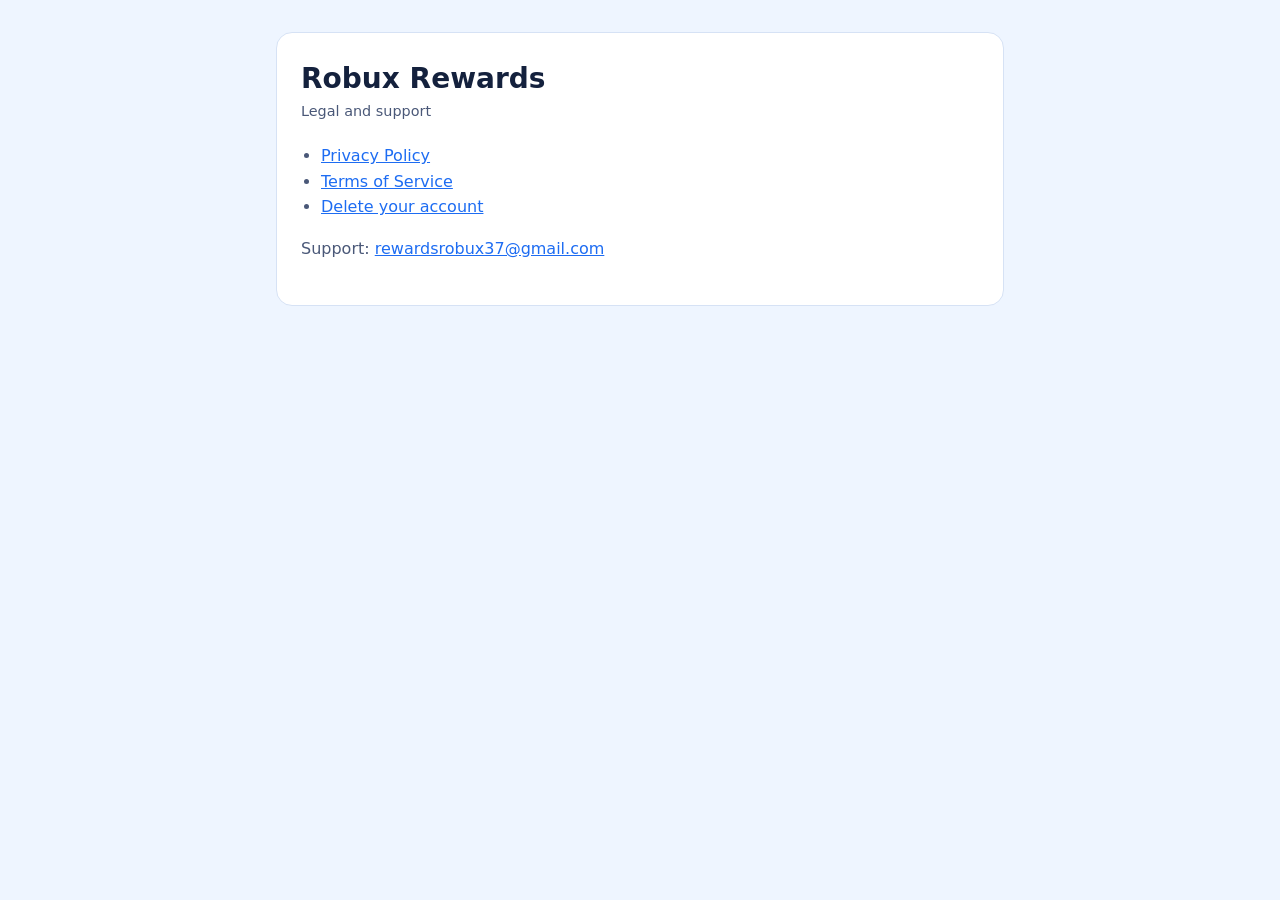
<file: index.html>
<!doctype html>
<html lang="en">
<head>
<meta charset="utf-8">
<meta name="viewport" content="width=device-width, initial-scale=1">
<title>Robux Rewards Legal</title>
<link rel="stylesheet" href="legal.css">
</head>
<body>
<main><article>
<h1>Robux Rewards</h1>
<p class="meta">Legal and support</p>
<ul>
  <li><a href="privacy.html">Privacy Policy</a></li>
  <li><a href="terms.html">Terms of Service</a></li>
  <li><a href="delete-account.html">Delete your account</a></li>
</ul>
<p>Support: <a href="mailto:rewardsrobux37@gmail.com">rewardsrobux37@gmail.com</a></p>
</article></main>
</body>
</html>
</file>
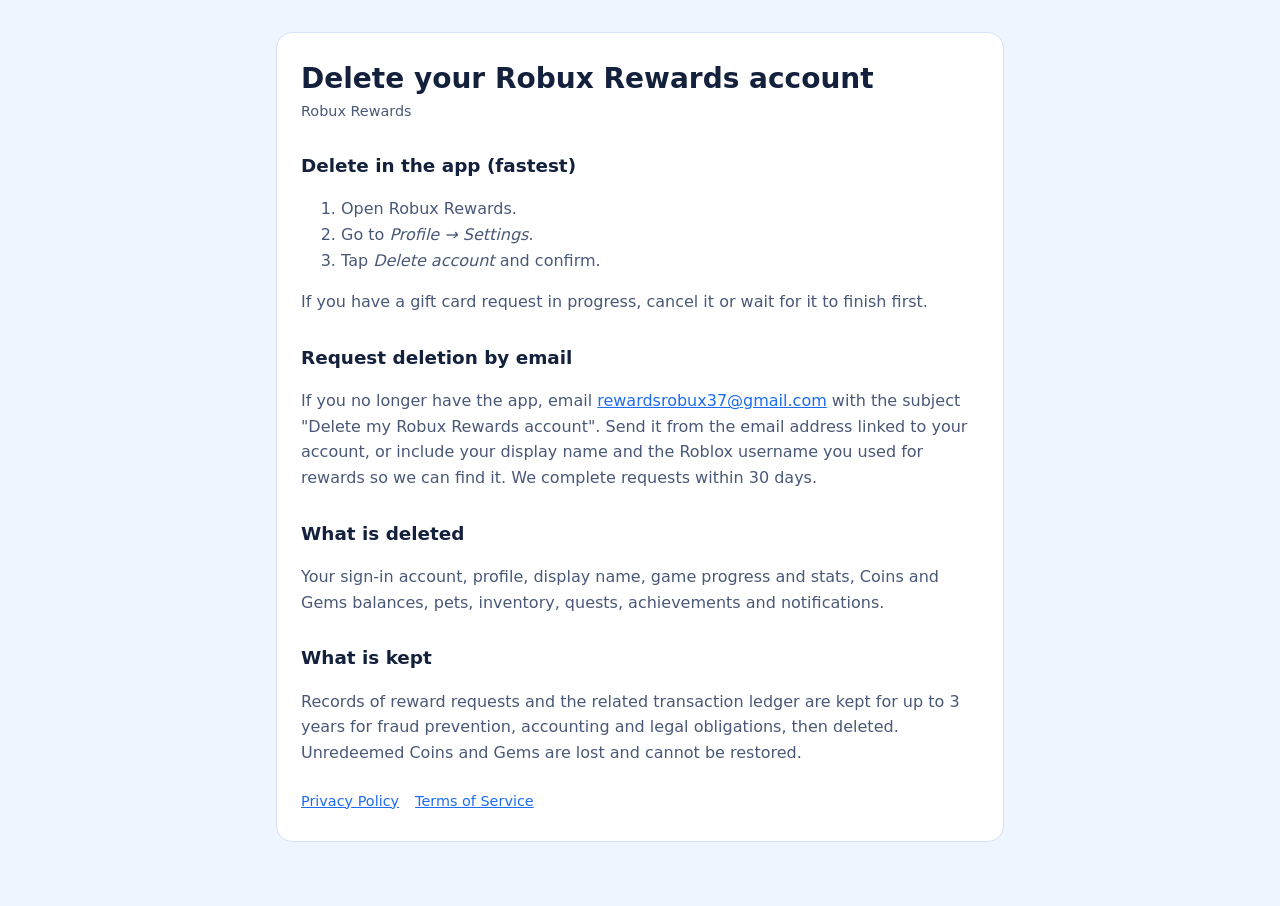
<file: delete-account.html>
<!doctype html>
<html lang="en">
<head>
<meta charset="utf-8">
<meta name="viewport" content="width=device-width, initial-scale=1">
<title>Delete Your Account · Robux Rewards</title>
<link rel="stylesheet" href="legal.css">
</head>
<body>
<main><article>
<h1>Delete your Robux Rewards account</h1>
<p class="meta">Robux Rewards</p>

<h2>Delete in the app (fastest)</h2>
<ol>
  <li>Open Robux Rewards.</li>
  <li>Go to <em>Profile → Settings</em>.</li>
  <li>Tap <em>Delete account</em> and confirm.</li>
</ol>
<p>If you have a gift card request in progress, cancel it or wait for it to finish first.</p>

<h2>Request deletion by email</h2>
<p>If you no longer have the app, email <a href="mailto:rewardsrobux37@gmail.com?subject=Delete%20my%20Robux%20Rewards%20account">rewardsrobux37@gmail.com</a> with the subject "Delete my Robux Rewards account". Send it from the email address linked to your account, or include your display name and the Roblox username you used for rewards so we can find it. We complete requests within 30 days.</p>

<h2>What is deleted</h2>
<p>Your sign-in account, profile, display name, game progress and stats, Coins and Gems balances, pets, inventory, quests, achievements and notifications.</p>

<h2>What is kept</h2>
<p>Records of reward requests and the related transaction ledger are kept for up to 3 years for fraud prevention, accounting and legal obligations, then deleted. Unredeemed Coins and Gems are lost and cannot be restored.</p>

<nav><a href="privacy.html">Privacy Policy</a><a href="terms.html">Terms of Service</a></nav>
</article></main>
</body>
</html>
</file>
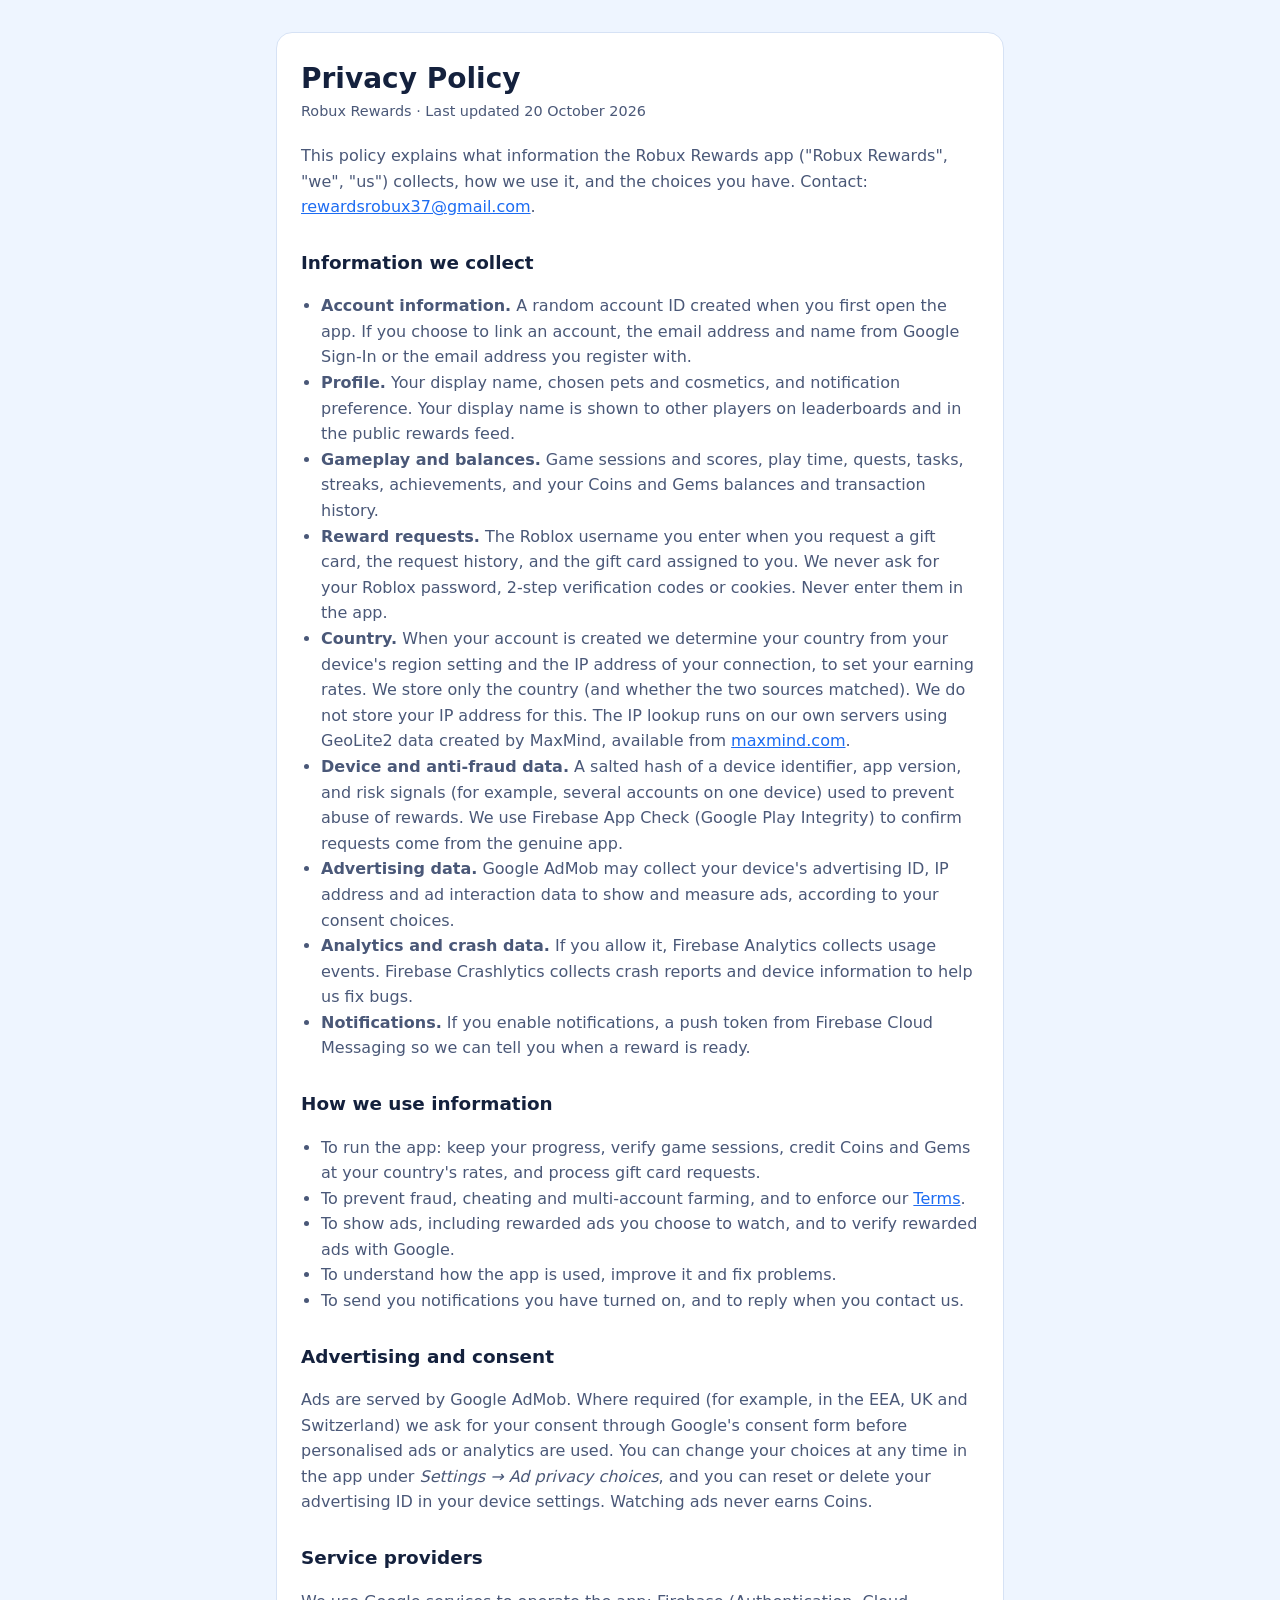
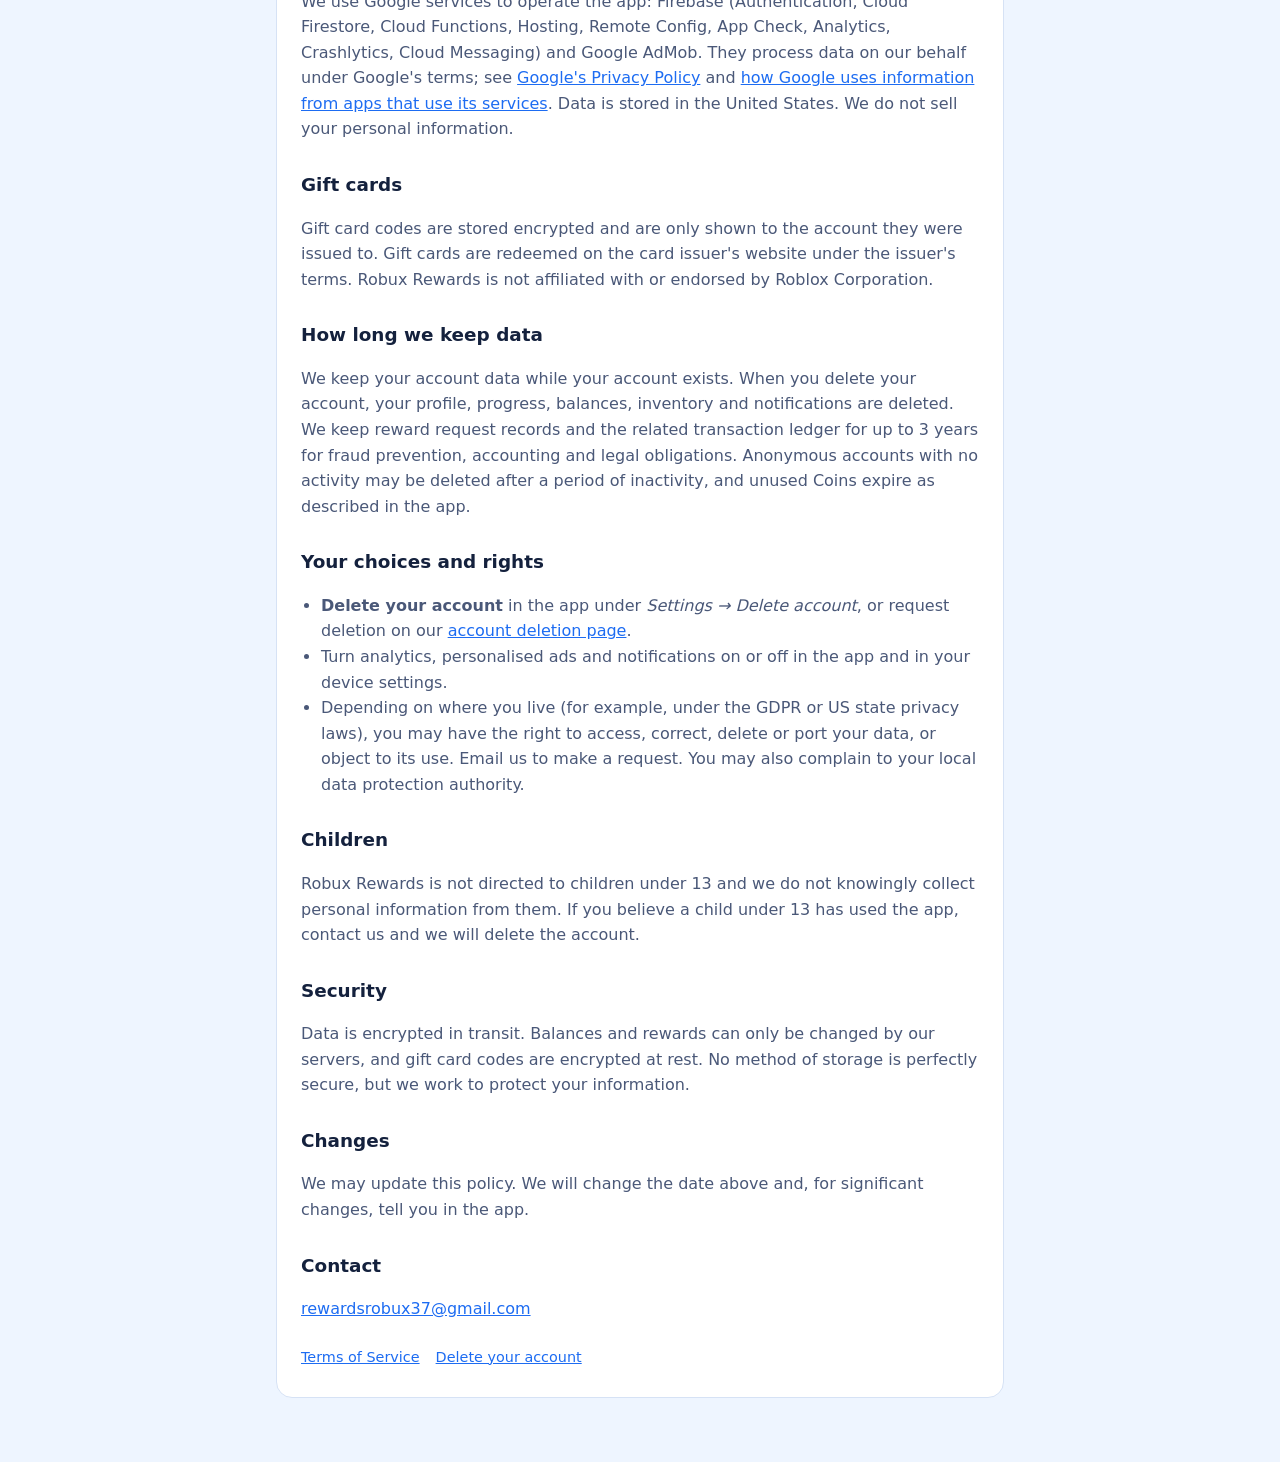
<file: privacy.html>
<!doctype html>
<html lang="en">
<head>
<meta charset="utf-8">
<meta name="viewport" content="width=device-width, initial-scale=1">
<title>Privacy Policy · Robux Rewards</title>
<link rel="stylesheet" href="legal.css">
</head>
<body>
<main><article>
<h1>Privacy Policy</h1>
<p class="meta">Robux Rewards · Last updated 20 October 2026</p>

<p>This policy explains what information the Robux Rewards app ("Robux Rewards", "we", "us") collects, how we use it, and the choices you have. Contact: <a href="mailto:rewardsrobux37@gmail.com">rewardsrobux37@gmail.com</a>.</p>

<h2>Information we collect</h2>
<ul>
  <li><strong>Account information.</strong> A random account ID created when you first open the app. If you choose to link an account, the email address and name from Google Sign-In or the email address you register with.</li>
  <li><strong>Profile.</strong> Your display name, chosen pets and cosmetics, and notification preference. Your display name is shown to other players on leaderboards and in the public rewards feed.</li>
  <li><strong>Gameplay and balances.</strong> Game sessions and scores, play time, quests, tasks, streaks, achievements, and your Coins and Gems balances and transaction history.</li>
  <li><strong>Reward requests.</strong> The Roblox username you enter when you request a gift card, the request history, and the gift card assigned to you. We never ask for your Roblox password, 2-step verification codes or cookies. Never enter them in the app.</li>
  <li><strong>Country.</strong> When your account is created we determine your country from your device's region setting and the IP address of your connection, to set your earning rates. We store only the country (and whether the two sources matched). We do not store your IP address for this. The IP lookup runs on our own servers using GeoLite2 data created by MaxMind, available from <a href="https://www.maxmind.com" rel="noopener">maxmind.com</a>.</li>
  <li><strong>Device and anti-fraud data.</strong> A salted hash of a device identifier, app version, and risk signals (for example, several accounts on one device) used to prevent abuse of rewards. We use Firebase App Check (Google Play Integrity) to confirm requests come from the genuine app.</li>
  <li><strong>Advertising data.</strong> Google AdMob may collect your device's advertising ID, IP address and ad interaction data to show and measure ads, according to your consent choices.</li>
  <li><strong>Analytics and crash data.</strong> If you allow it, Firebase Analytics collects usage events. Firebase Crashlytics collects crash reports and device information to help us fix bugs.</li>
  <li><strong>Notifications.</strong> If you enable notifications, a push token from Firebase Cloud Messaging so we can tell you when a reward is ready.</li>
</ul>

<h2>How we use information</h2>
<ul>
  <li>To run the app: keep your progress, verify game sessions, credit Coins and Gems at your country's rates, and process gift card requests.</li>
  <li>To prevent fraud, cheating and multi-account farming, and to enforce our <a href="terms.html">Terms</a>.</li>
  <li>To show ads, including rewarded ads you choose to watch, and to verify rewarded ads with Google.</li>
  <li>To understand how the app is used, improve it and fix problems.</li>
  <li>To send you notifications you have turned on, and to reply when you contact us.</li>
</ul>

<h2>Advertising and consent</h2>
<p>Ads are served by Google AdMob. Where required (for example, in the EEA, UK and Switzerland) we ask for your consent through Google's consent form before personalised ads or analytics are used. You can change your choices at any time in the app under <em>Settings → Ad privacy choices</em>, and you can reset or delete your advertising ID in your device settings. Watching ads never earns Coins.</p>

<h2>Service providers</h2>
<p>We use Google services to operate the app: Firebase (Authentication, Cloud Firestore, Cloud Functions, Hosting, Remote Config, App Check, Analytics, Crashlytics, Cloud Messaging) and Google AdMob. They process data on our behalf under Google's terms; see <a href="https://policies.google.com/privacy" rel="noopener">Google's Privacy Policy</a> and <a href="https://policies.google.com/technologies/partner-sites" rel="noopener">how Google uses information from apps that use its services</a>. Data is stored in the United States. We do not sell your personal information.</p>

<h2>Gift cards</h2>
<p>Gift card codes are stored encrypted and are only shown to the account they were issued to. Gift cards are redeemed on the card issuer's website under the issuer's terms. Robux Rewards is not affiliated with or endorsed by Roblox Corporation.</p>

<h2>How long we keep data</h2>
<p>We keep your account data while your account exists. When you delete your account, your profile, progress, balances, inventory and notifications are deleted. We keep reward request records and the related transaction ledger for up to 3 years for fraud prevention, accounting and legal obligations. Anonymous accounts with no activity may be deleted after a period of inactivity, and unused Coins expire as described in the app.</p>

<h2>Your choices and rights</h2>
<ul>
  <li><strong>Delete your account</strong> in the app under <em>Settings → Delete account</em>, or request deletion on our <a href="delete-account.html">account deletion page</a>.</li>
  <li>Turn analytics, personalised ads and notifications on or off in the app and in your device settings.</li>
  <li>Depending on where you live (for example, under the GDPR or US state privacy laws), you may have the right to access, correct, delete or port your data, or object to its use. Email us to make a request. You may also complain to your local data protection authority.</li>
</ul>

<h2>Children</h2>
<p>Robux Rewards is not directed to children under 13 and we do not knowingly collect personal information from them. If you believe a child under 13 has used the app, contact us and we will delete the account.</p>

<h2>Security</h2>
<p>Data is encrypted in transit. Balances and rewards can only be changed by our servers, and gift card codes are encrypted at rest. No method of storage is perfectly secure, but we work to protect your information.</p>

<h2>Changes</h2>
<p>We may update this policy. We will change the date above and, for significant changes, tell you in the app.</p>

<h2>Contact</h2>
<p><a href="mailto:rewardsrobux37@gmail.com">rewardsrobux37@gmail.com</a></p>

<nav><a href="terms.html">Terms of Service</a><a href="delete-account.html">Delete your account</a></nav>
</article></main>
</body>
</html>
</file>
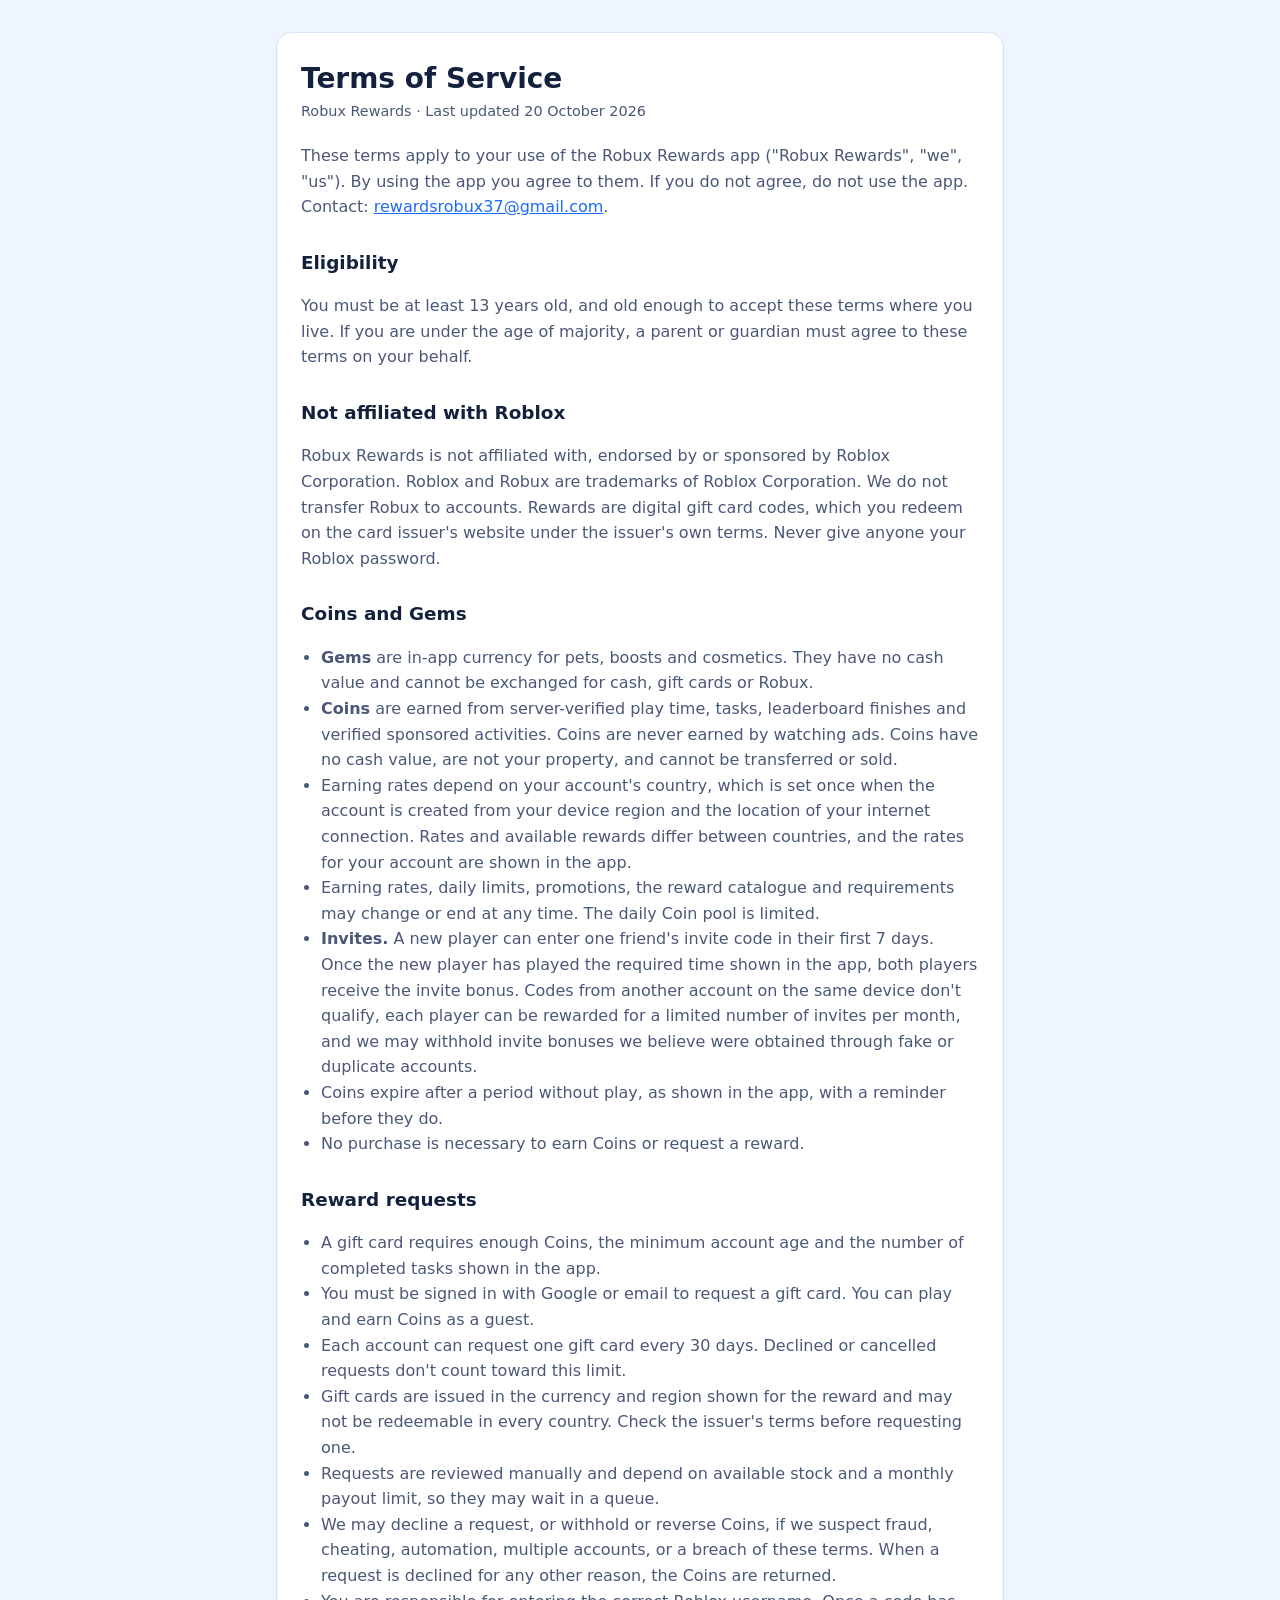
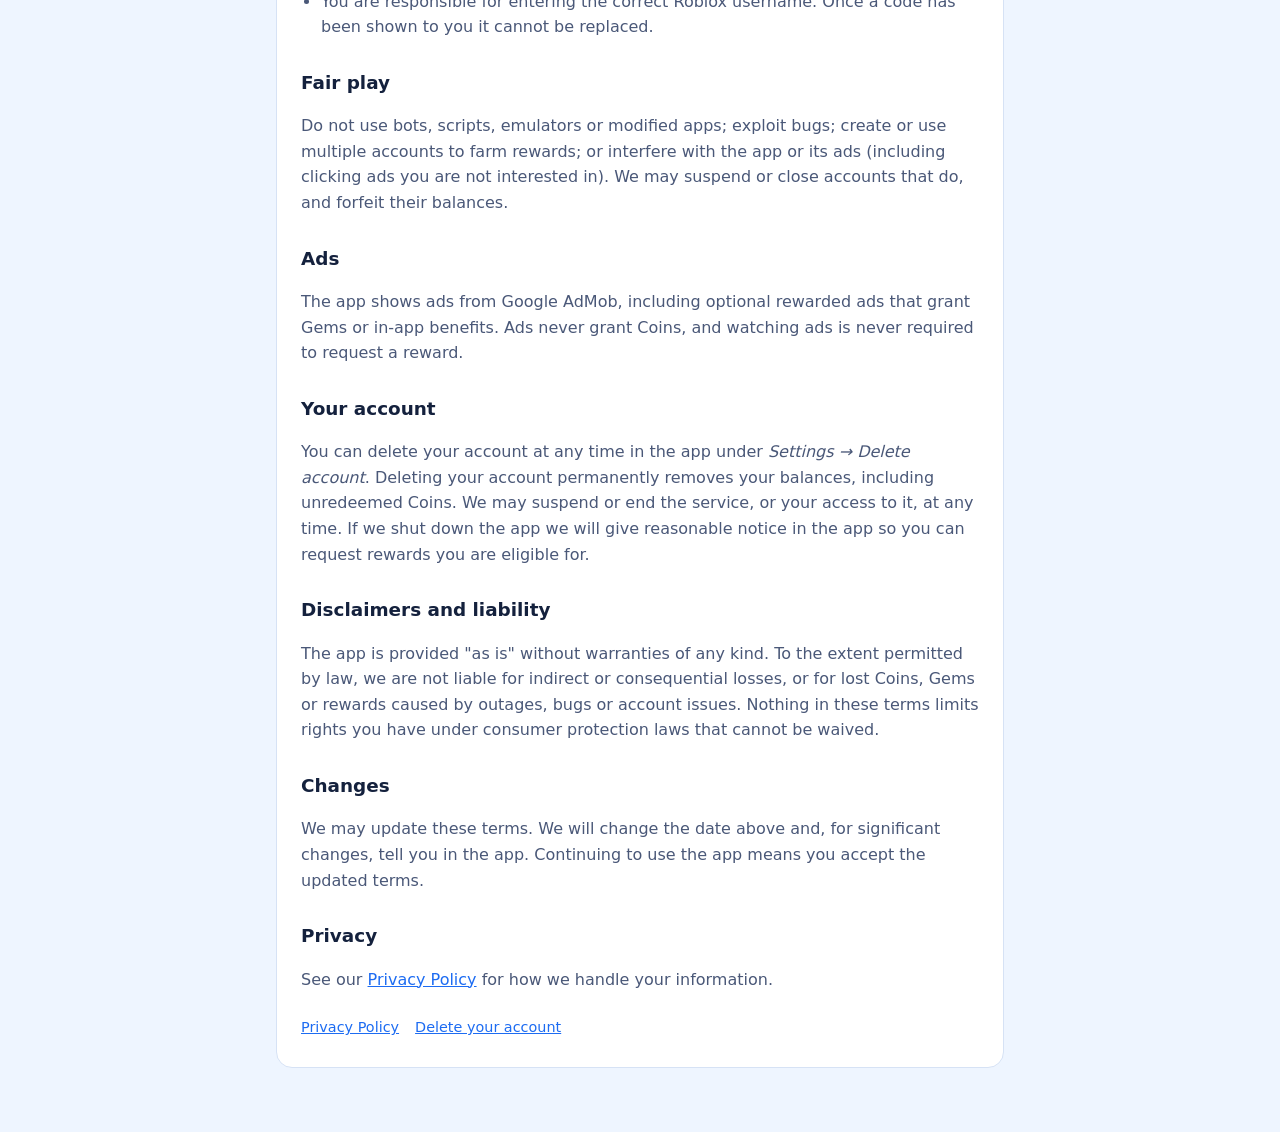
<file: terms.html>
<!doctype html>
<html lang="en">
<head>
<meta charset="utf-8">
<meta name="viewport" content="width=device-width, initial-scale=1">
<title>Terms of Service · Robux Rewards</title>
<link rel="stylesheet" href="legal.css">
</head>
<body>
<main><article>
<h1>Terms of Service</h1>
<p class="meta">Robux Rewards · Last updated 20 October 2026</p>

<p>These terms apply to your use of the Robux Rewards app ("Robux Rewards", "we", "us"). By using the app you agree to them. If you do not agree, do not use the app. Contact: <a href="mailto:rewardsrobux37@gmail.com">rewardsrobux37@gmail.com</a>.</p>

<h2>Eligibility</h2>
<p>You must be at least 13 years old, and old enough to accept these terms where you live. If you are under the age of majority, a parent or guardian must agree to these terms on your behalf.</p>

<h2>Not affiliated with Roblox</h2>
<p>Robux Rewards is not affiliated with, endorsed by or sponsored by Roblox Corporation. Roblox and Robux are trademarks of Roblox Corporation. We do not transfer Robux to accounts. Rewards are digital gift card codes, which you redeem on the card issuer's website under the issuer's own terms. Never give anyone your Roblox password.</p>

<h2>Coins and Gems</h2>
<ul>
  <li><strong>Gems</strong> are in-app currency for pets, boosts and cosmetics. They have no cash value and cannot be exchanged for cash, gift cards or Robux.</li>
  <li><strong>Coins</strong> are earned from server-verified play time, tasks, leaderboard finishes and verified sponsored activities. Coins are never earned by watching ads. Coins have no cash value, are not your property, and cannot be transferred or sold.</li>
  <li>Earning rates depend on your account's country, which is set once when the account is created from your device region and the location of your internet connection. Rates and available rewards differ between countries, and the rates for your account are shown in the app.</li>
  <li>Earning rates, daily limits, promotions, the reward catalogue and requirements may change or end at any time. The daily Coin pool is limited.</li>
  <li><strong>Invites.</strong> A new player can enter one friend's invite code in their first 7 days. Once the new player has played the required time shown in the app, both players receive the invite bonus. Codes from another account on the same device don't qualify, each player can be rewarded for a limited number of invites per month, and we may withhold invite bonuses we believe were obtained through fake or duplicate accounts.</li>
  <li>Coins expire after a period without play, as shown in the app, with a reminder before they do.</li>
  <li>No purchase is necessary to earn Coins or request a reward.</li>
</ul>

<h2>Reward requests</h2>
<ul>
  <li>A gift card requires enough Coins, the minimum account age and the number of completed tasks shown in the app.</li>
  <li>You must be signed in with Google or email to request a gift card. You can play and earn Coins as a guest.</li>
  <li>Each account can request one gift card every 30 days. Declined or cancelled requests don't count toward this limit.</li>
  <li>Gift cards are issued in the currency and region shown for the reward and may not be redeemable in every country. Check the issuer's terms before requesting one.</li>
  <li>Requests are reviewed manually and depend on available stock and a monthly payout limit, so they may wait in a queue.</li>
  <li>We may decline a request, or withhold or reverse Coins, if we suspect fraud, cheating, automation, multiple accounts, or a breach of these terms. When a request is declined for any other reason, the Coins are returned.</li>
  <li>You are responsible for entering the correct Roblox username. Once a code has been shown to you it cannot be replaced.</li>
</ul>

<h2>Fair play</h2>
<p>Do not use bots, scripts, emulators or modified apps; exploit bugs; create or use multiple accounts to farm rewards; or interfere with the app or its ads (including clicking ads you are not interested in). We may suspend or close accounts that do, and forfeit their balances.</p>

<h2>Ads</h2>
<p>The app shows ads from Google AdMob, including optional rewarded ads that grant Gems or in-app benefits. Ads never grant Coins, and watching ads is never required to request a reward.</p>

<h2>Your account</h2>
<p>You can delete your account at any time in the app under <em>Settings → Delete account</em>. Deleting your account permanently removes your balances, including unredeemed Coins. We may suspend or end the service, or your access to it, at any time. If we shut down the app we will give reasonable notice in the app so you can request rewards you are eligible for.</p>

<h2>Disclaimers and liability</h2>
<p>The app is provided "as is" without warranties of any kind. To the extent permitted by law, we are not liable for indirect or consequential losses, or for lost Coins, Gems or rewards caused by outages, bugs or account issues. Nothing in these terms limits rights you have under consumer protection laws that cannot be waived.</p>

<h2>Changes</h2>
<p>We may update these terms. We will change the date above and, for significant changes, tell you in the app. Continuing to use the app means you accept the updated terms.</p>

<h2>Privacy</h2>
<p>See our <a href="privacy.html">Privacy Policy</a> for how we handle your information.</p>

<nav><a href="privacy.html">Privacy Policy</a><a href="delete-account.html">Delete your account</a></nav>
</article></main>
</body>
</html>
</file>
<file: legal.css>
:root { --bg: #eef5ff; --card: #ffffff; --text: #14213d; --muted: #4a5878; --accent: #1d6cf2; --border: #d6e2f5; }
@media (prefers-color-scheme: dark) { :root { --bg: #0e1626; --card: #16213a; --text: #e8eefc; --muted: #a9b6d3; --accent: #6ea1ff; --border: #263452; } }
* { box-sizing: border-box; }
body { margin: 0; background: var(--bg); color: var(--text); font: 16px/1.6 system-ui, -apple-system, 'Segoe UI', Roboto, sans-serif; }
main { max-width: 760px; margin: 0 auto; padding: 32px 16px 64px; }
article { background: var(--card); border: 1px solid var(--border); border-radius: 16px; padding: 28px 24px; }
h1 { margin: 0 0 4px; font-size: 1.75rem; line-height: 1.25; }
h2 { margin: 28px 0 8px; font-size: 1.15rem; }
p, li { color: var(--muted); }
ul { padding-left: 1.25rem; }
a { color: var(--accent); }
.meta { margin: 0 0 20px; font-size: 0.9rem; }
nav { margin-top: 24px; font-size: 0.9rem; display: flex; gap: 16px; flex-wrap: wrap; }
</file>
